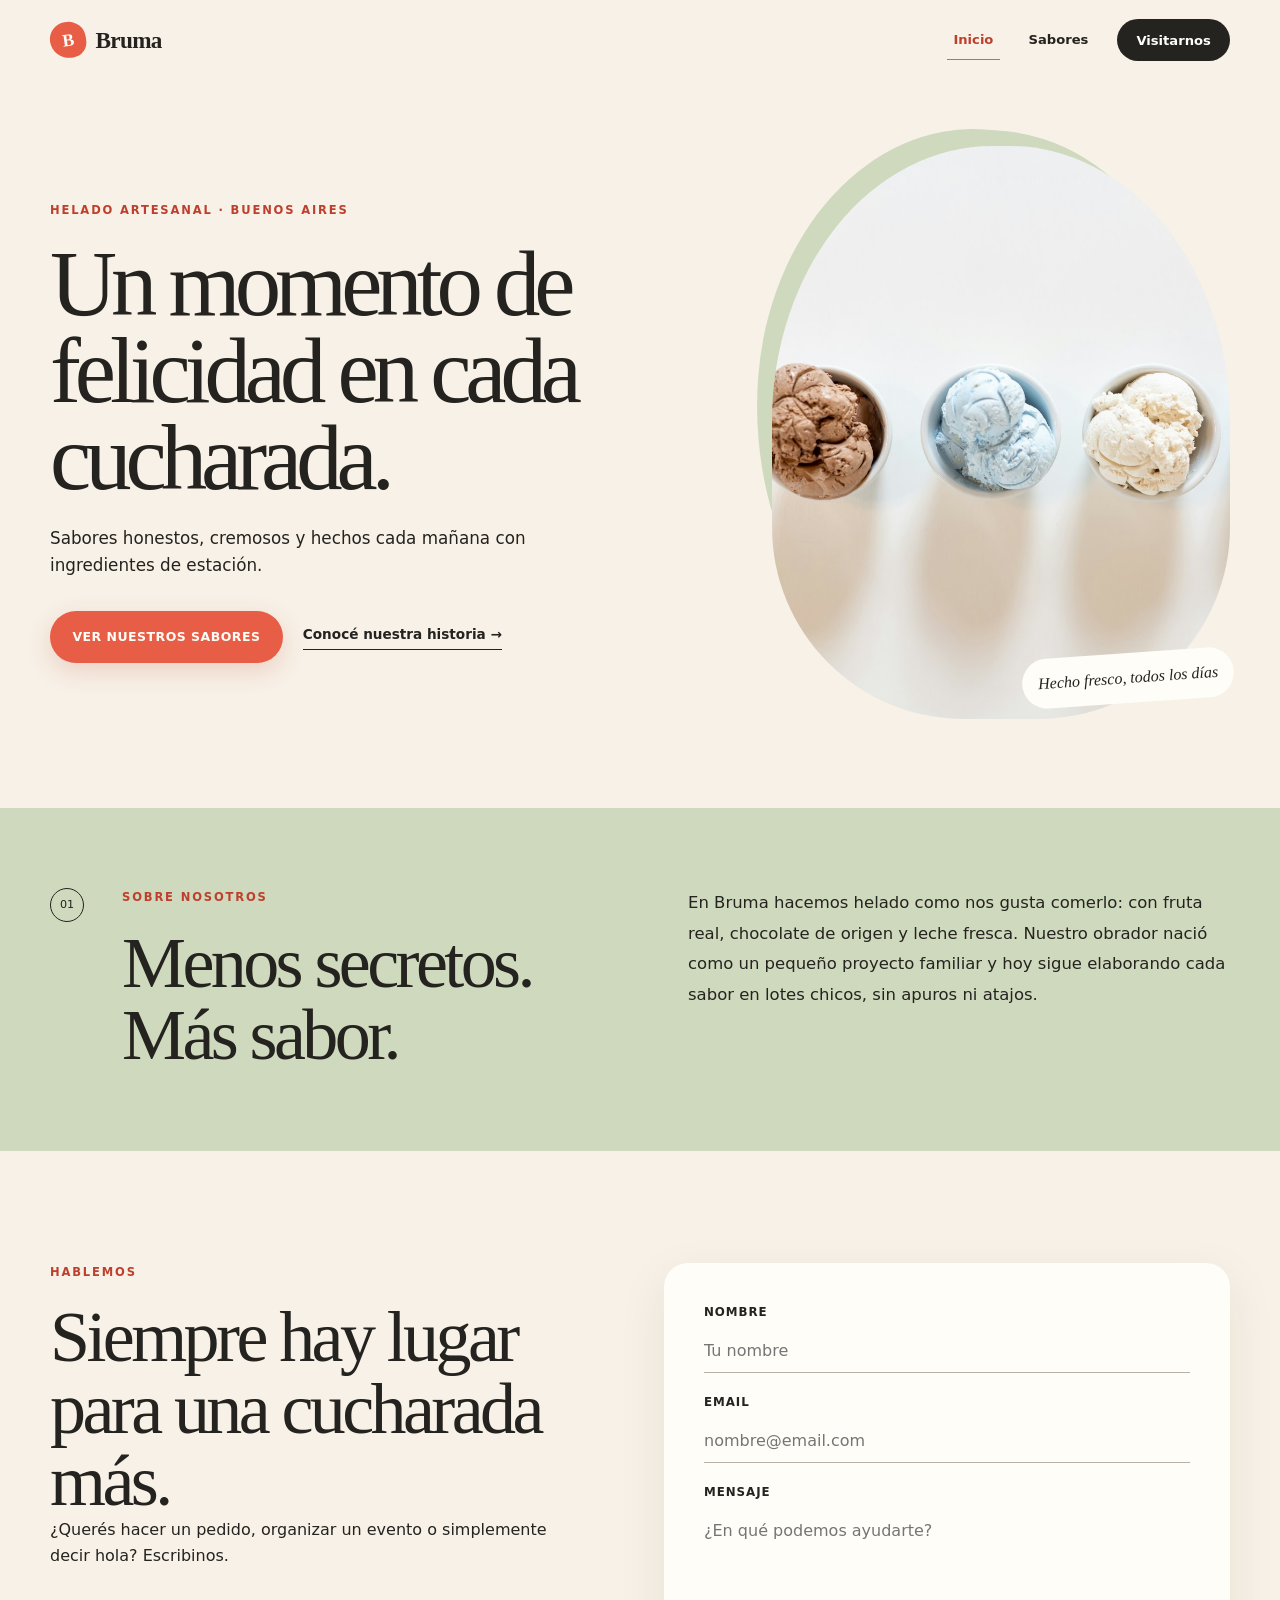
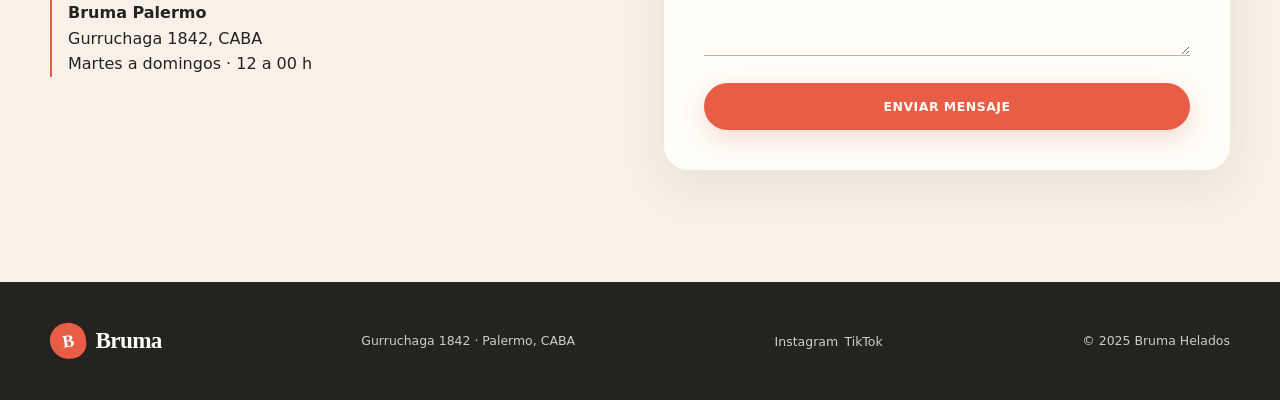
<file: index.html>
<!doctype html>
<html lang="es">
  <head>
    <meta charset="UTF-8" />
    <meta name="viewport" content="width=device-width, initial-scale=1.0" />
    <meta
      name="description"
      content="Bruma Helados: helado artesanal, ingredientes nobles y sabores hechos cada día en Buenos Aires."
    />
    <title>Bruma Helados | Heladería artesanal</title>
    <link rel="stylesheet" href="/styles.css" />
  </head>
  <body>
    <header class="site-header">
      <a class="brand" href="index.html" aria-label="Bruma Helados, inicio">
        <span class="brand-mark" aria-hidden="true">B</span>
        <span>Bruma</span>
      </a>

      <nav aria-label="Navegación principal">
        <ul>
          <li>
            <a class="active" href="index.html" aria-current="page">Inicio</a>
          </li>
          <li><a href="productos.html">Sabores</a></li>
          <li><a class="nav-button" href="#contacto">Visitarnos</a></li>
        </ul>
      </nav>
    </header>

    <main>
      <section class="hero" aria-labelledby="hero-title">
        <article class="hero-copy">
          <p class="eyebrow">Helado artesanal · Buenos Aires</p>
          <h1 id="hero-title">Un momento de felicidad en cada cucharada.</h1>
          <p class="hero-text">
            Sabores honestos, cremosos y hechos cada mañana con ingredientes de
            estación.
          </p>
          <p class="hero-actions">
            <a class="button button-primary" href="productos.html"
              >Ver nuestros sabores</a
            >
            <a class="text-link" href="#nosotros"
              >Conocé nuestra historia <span aria-hidden="true">→</span></a
            >
          </p>
        </article>

        <figure class="hero-visual">
          <img
            src="/images/hero-helados.jpg"
            alt="Cuencos con distintos sabores de helado artesanal"
          />
          <figcaption>Hecho fresco, todos los días</figcaption>
        </figure>
      </section>

      <section class="about" id="nosotros" aria-labelledby="about-title">
        <p class="section-number" aria-hidden="true">01</p>
        <article>
          <p class="eyebrow">Sobre nosotros</p>
          <h2 id="about-title">Menos secretos.<br />Más sabor.</h2>
        </article>
        <p class="about-copy">
          En Bruma hacemos helado como nos gusta comerlo: con fruta real,
          chocolate de origen y leche fresca. Nuestro obrador nació como un
          pequeño proyecto familiar y hoy sigue elaborando cada sabor en lotes
          chicos, sin apuros ni atajos.
        </p>
      </section>

      <section class="contact" id="contacto" aria-labelledby="contact-title">
        <article class="contact-intro">
          <p class="eyebrow">Hablemos</p>
          <h2 id="contact-title">Siempre hay lugar para una cucharada más.</h2>
          <p>
            ¿Querés hacer un pedido, organizar un evento o simplemente decir
            hola? Escribinos.
          </p>
          <address>
            <strong>Bruma Palermo</strong><br />
            Gurruchaga 1842, CABA<br />
            Martes a domingos · 12 a 00 h
          </address>
        </article>

        <form action="#" method="post">
          <p class="field">
            <label for="nombre">Nombre</label>
            <input
              id="nombre"
              name="nombre"
              type="text"
              placeholder="Tu nombre"
              required
            />
          </p>
          <p class="field">
            <label for="email">Email</label>
            <input
              id="email"
              name="email"
              type="email"
              placeholder="nombre@email.com"
              required
            />
          </p>
          <p class="field">
            <label for="mensaje">Mensaje</label>
            <textarea
              id="mensaje"
              name="mensaje"
              rows="5"
              placeholder="¿En qué podemos ayudarte?"
              required
            ></textarea>
          </p>
          <button class="button button-primary" type="submit">
            Enviar mensaje
          </button>
        </form>
      </section>
    </main>

    <footer>
      <a
        class="brand footer-brand"
        href="index.html"
        aria-label="Bruma Helados, inicio"
      >
        <span class="brand-mark" aria-hidden="true">B</span>
        <span>Bruma</span>
      </a>
      <address>Gurruchaga 1842 · Palermo, CABA</address>
      <ul class="social-links" aria-label="Redes sociales">
        <li><a href="#">Instagram</a></li>
        <li><a href="#">TikTok</a></li>
      </ul>
      <p>© 2025 Bruma Helados</p>
    </footer>
  </body>
</html>
</file>
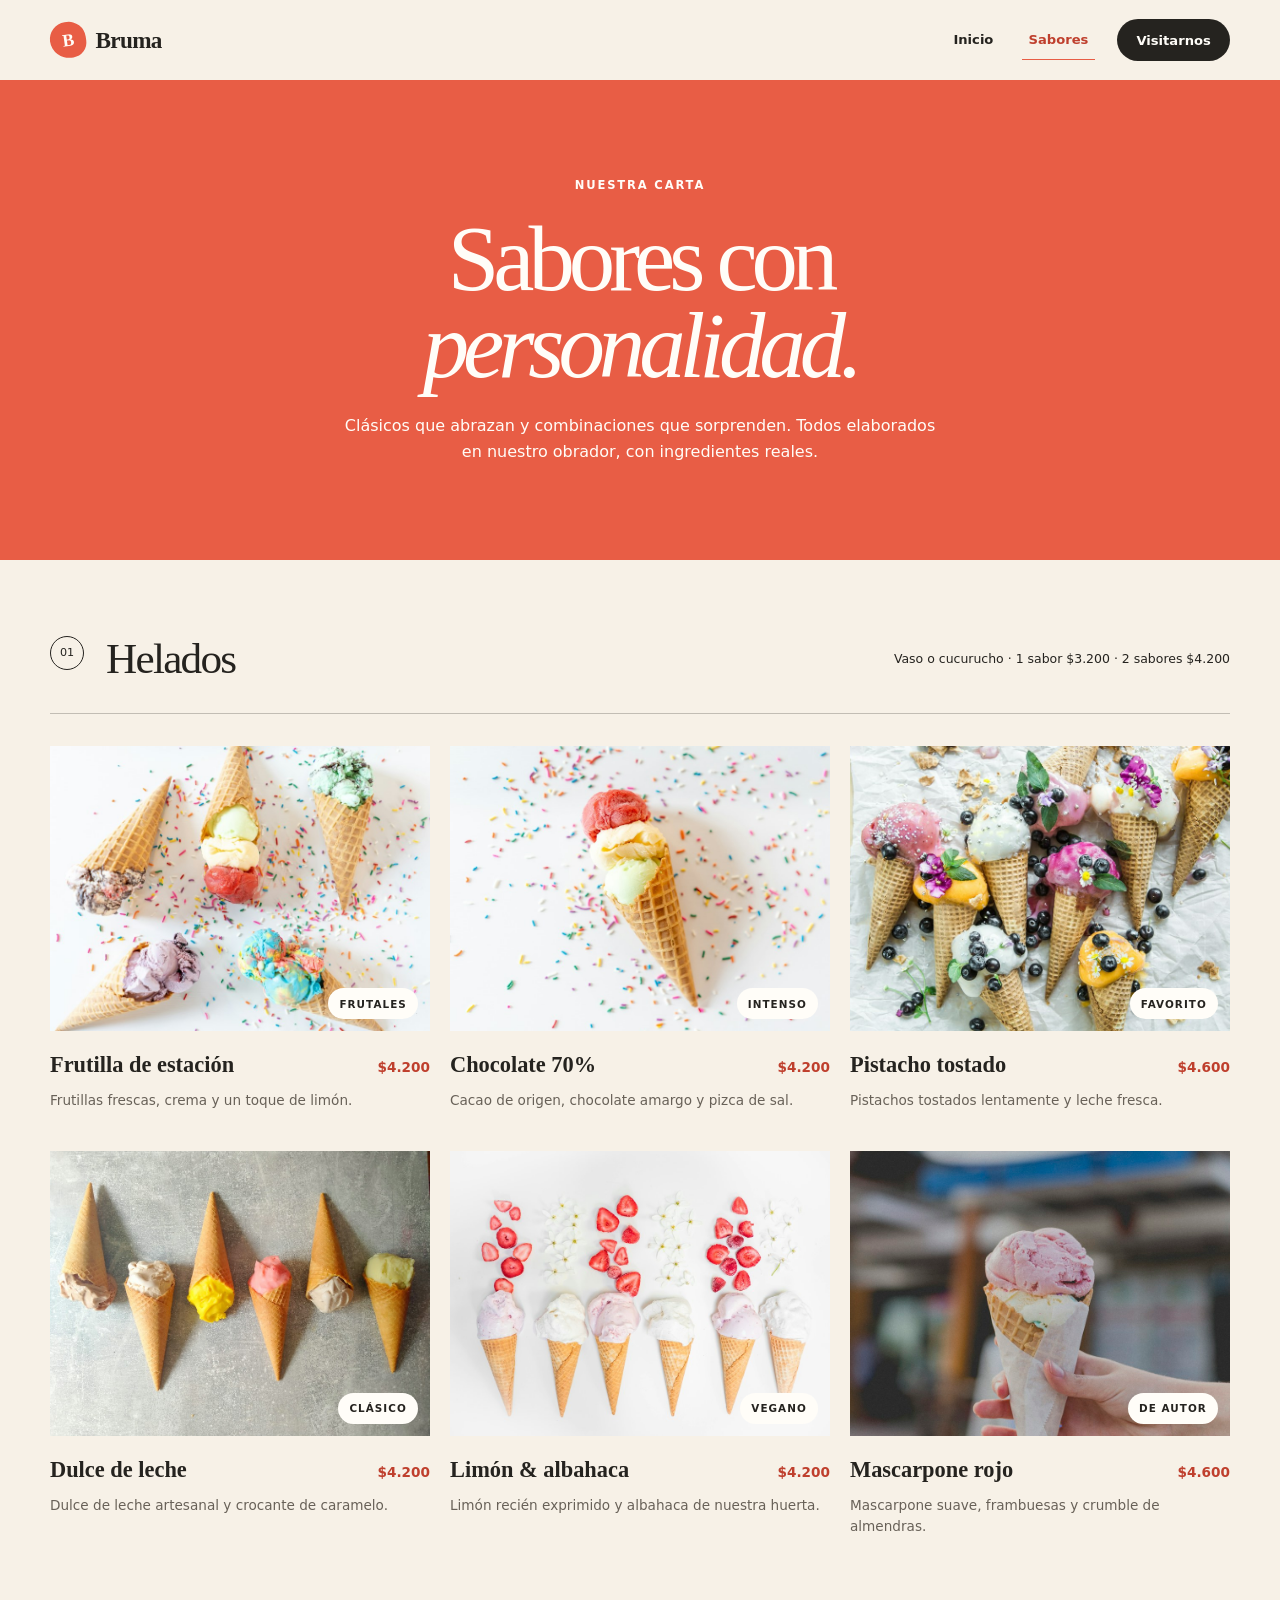
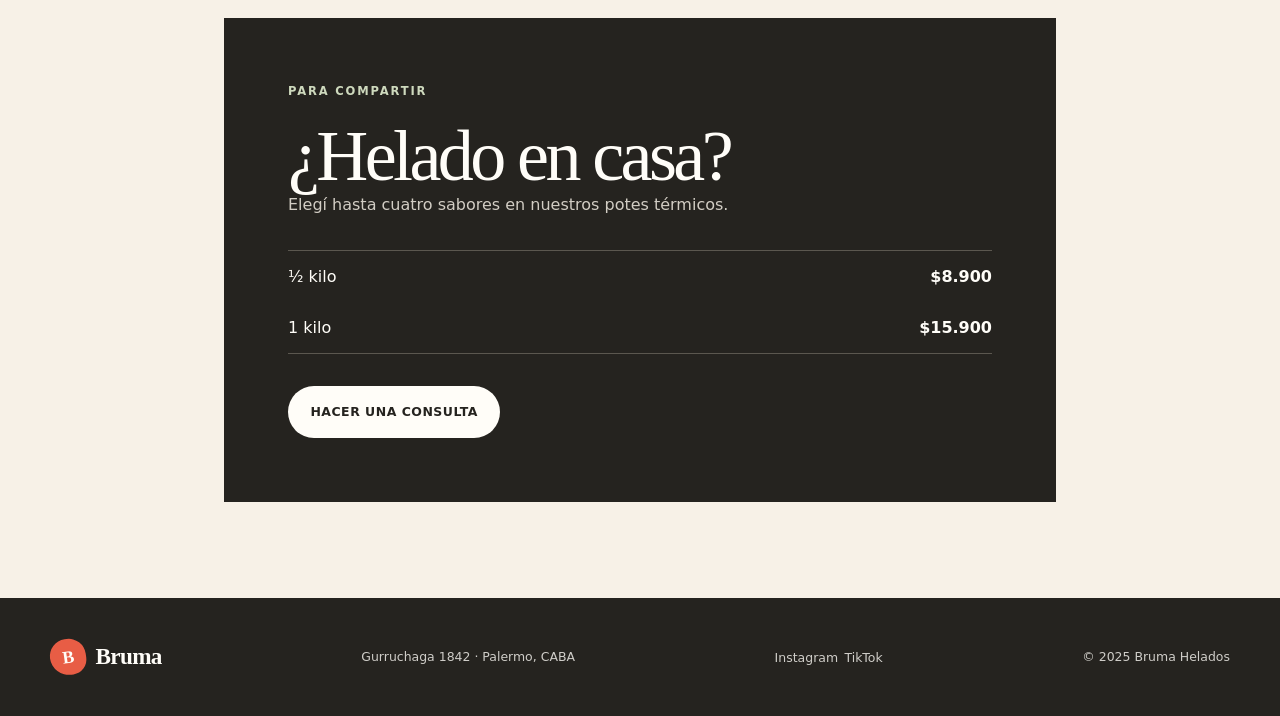
<file: productos.html>
<!doctype html>
<html lang="es">
  <head>
    <meta charset="UTF-8" />
    <meta name="viewport" content="width=device-width, initial-scale=1.0" />
    <meta
      name="description"
      content="Descubrí los sabores de helado artesanal de Bruma, elaborados con ingredientes de estación."
    />
    <title>Sabores | Bruma Helados</title>
    <link rel="stylesheet" href="/styles.css" />
  </head>
  <body>
    <header class="site-header">
      <a class="brand" href="./index.html" aria-label="Bruma Helados, inicio">
        <span class="brand-mark" aria-hidden="true">B</span>
        <span>Bruma</span>
      </a>

      <nav aria-label="Navegación principal">
        <ul>
          <li><a href="./index.html">Inicio</a></li>
          <li>
            <a class="active" href="productos.html" aria-current="page"
              >Sabores</a
            >
          </li>
          <li>
            <a class="nav-button" href="./index.html#contacto">Visitarnos</a>
          </li>
        </ul>
      </nav>
    </header>

    <main>
      <section class="products-hero" aria-labelledby="products-title">
        <p class="eyebrow">Nuestra carta</p>
        <h1 id="products-title">Sabores con<br /><em>personalidad.</em></h1>
        <p>
          Clásicos que abrazan y combinaciones que sorprenden. Todos elaborados
          en nuestro obrador, con ingredientes reales.
        </p>
      </section>

      <section class="menu" aria-labelledby="gelato-title">
        <header class="menu-heading">
          <p class="section-number" aria-hidden="true">01</p>
          <h2 id="gelato-title">Helados</h2>
          <p>Vaso o cucurucho · 1 sabor $3.200 · 2 sabores $4.200</p>
        </header>

        <section class="product-grid" aria-label="Sabores de helado">
          <article class="product-card">
            <figure>
              <img
                src="/images/frutilla.jpg"
                alt="Helado de frutilla en cucurucho"
              />
              <figcaption>Frutales</figcaption>
            </figure>
            <header>
              <h3>Frutilla de estación</h3>
              <p>$4.200</p>
            </header>
            <p>Frutillas frescas, crema y un toque de limón.</p>
          </article>

          <article class="product-card">
            <figure>
              <img
                src="/images/chocolate.jpg"
                alt="Bochas de helado de chocolate"
              />
              <figcaption>Intenso</figcaption>
            </figure>
            <header>
              <h3>Chocolate 70%</h3>
              <p>$4.200</p>
            </header>
            <p>Cacao de origen, chocolate amargo y pizca de sal.</p>
          </article>

          <article class="product-card">
            <figure>
              <img
                src="/images/pistacho.jpg"
                alt="Helado artesanal de pistacho en cucurucho"
              />
              <figcaption>Favorito</figcaption>
            </figure>
            <header>
              <h3>Pistacho tostado</h3>
              <p>$4.600</p>
            </header>
            <p>Pistachos tostados lentamente y leche fresca.</p>
          </article>

          <article class="product-card">
            <figure>
              <img
                src="/images/ddl.jpg"
                alt="Tres cucuruchos de helado cremoso"
              />
              <figcaption>Clásico</figcaption>
            </figure>
            <header>
              <h3>Dulce de leche</h3>
              <p>$4.200</p>
            </header>
            <p>Dulce de leche artesanal y crocante de caramelo.</p>
          </article>

          <article class="product-card">
            <figure>
              <img
                src="/images/limon.jpg"
                alt="Cucurucho con helado y una frutilla fresca"
              />
              <figcaption>Vegano</figcaption>
            </figure>
            <header>
              <h3>Limón & albahaca</h3>
              <p>$4.200</p>
            </header>
            <p>Limón recién exprimido y albahaca de nuestra huerta.</p>
          </article>

          <article class="product-card">
            <figure>
              <img
                src="/images/mascarpone.jpg"
                alt="Helado cremoso de frutos rojos"
              />
              <figcaption>De autor</figcaption>
            </figure>
            <header>
              <h3>Mascarpone rojo</h3>
              <p>$4.600</p>
            </header>
            <p>Mascarpone suave, frambuesas y crumble de almendras.</p>
          </article>
        </section>
      </section>

      <aside class="menu-note">
        <p class="eyebrow">Para compartir</p>
        <h2>¿Helado en casa?</h2>
        <p>Elegí hasta cuatro sabores en nuestros potes térmicos.</p>
        <ul>
          <li><span>½ kilo</span><strong>$8.900</strong></li>
          <li><span>1 kilo</span><strong>$15.900</strong></li>
        </ul>
        <a class="button button-light" href="index.html">Hacer una consulta</a>
      </aside>
    </main>

    <footer>
      <a
        class="brand footer-brand"
        href="index.html"
        aria-label="Bruma Helados, inicio"
      >
        <span class="brand-mark" aria-hidden="true">B</span>
        <span>Bruma</span>
      </a>
      <address>Gurruchaga 1842 · Palermo, CABA</address>
      <ul class="social-links" aria-label="Redes sociales">
        <li><a href="#">Instagram</a></li>
        <li><a href="#">TikTok</a></li>
      </ul>
      <p>© 2025 Bruma Helados</p>
    </footer>
  </body>
</html>
</file>
<file: styles.css>
:root {
  --color-primary: #e85d45;
  --color-primary-dark: #bf3f2d;
  --color-ink: #25231f;
  --color-cream: #f7f1e7;
  --color-sage: #ced9bd;
  --color-white: #fffdf8;
  --font-display: Georgia, "Times New Roman", serif;
  --font-body:
    Inter, ui-sans-serif, system-ui, -apple-system, BlinkMacSystemFont,
    "Segoe UI", sans-serif;
  --page-padding: 1.25rem;
  --max-width: 1180px;
}

html {
  scroll-behavior: smooth;
}

body {
  margin: 0;
  background: var(--color-cream);
  color: var(--color-ink);
  font-family: var(--font-body);
  line-height: 1.6;
}

img {
  display: block;
  max-width: 100%;
}

a {
  color: inherit;
  text-decoration: none;
}

.site-header {
  align-items: center;
  background: var(--color-cream);
  display: flex;
  justify-content: space-between;
  padding: 1rem var(--page-padding);
  position: relative;
  z-index: 2;
}

.brand {
  align-items: center;
  display: inline-flex;
  font-family: var(--font-display);
  font-size: 1.45rem;
  font-weight: 700;
  gap: 0.6rem;
  letter-spacing: -0.03em;
}

.brand-mark {
  align-items: center;
  background: var(--color-primary);
  border-radius: 50% 50% 44% 56%;
  color: var(--color-white);
  display: inline-flex;
  font-size: 1.1rem;
  height: 2.25rem;
  justify-content: center;
  transform: rotate(-8deg);
  width: 2.25rem;
}

.brand-mark::first-letter {
  display: inline-block;
  transform: rotate(8deg);
}

nav ul,
.social-links {
  align-items: center;
  display: flex;
  gap: 0.4rem;
  list-style: none;
  margin: 0;
  padding: 0;
}

nav a {
  border-bottom: 1px solid transparent;
  display: inline-block;
  font-size: 0.76rem;
  font-weight: 700;
  padding: 0.55rem 0.3rem;
  transition:
    border-color 180ms ease,
    color 180ms ease,
    transform 180ms ease;
}

nav a:hover,
nav a.active {
  border-color: var(--color-primary);
  color: var(--color-primary-dark);
}

nav a.nav-button {
  background: var(--color-ink);
  border: 0;
  border-radius: 999px;
  color: var(--color-white);
  padding: 0.65rem 0.85rem;
}

nav a.nav-button:hover {
  background: var(--color-primary);
  color: var(--color-white);
  transform: translateY(-2px);
}

.hero,
.about,
.contact,
.products-hero,
.menu,
.menu-note,
footer {
  padding-left: var(--page-padding);
  padding-right: var(--page-padding);
}

.hero {
  display: flex;
  flex-direction: column;
  gap: 2.5rem;
  overflow: hidden;
  padding-bottom: 4.5rem;
  padding-top: 3rem;
}

.hero-copy {
  margin: auto 0;
  max-width: 42rem;
}

.eyebrow {
  color: var(--color-primary-dark);
  font-size: 0.72rem;
  font-weight: 800;
  letter-spacing: 0.16em;
  margin: 0 0 1.25rem;
  text-transform: uppercase;
}

h1,
h2,
h3,
p {
  margin-top: 0;
}

h1,
h2,
h3 {
  font-family: var(--font-display);
}

h1 {
  font-size: clamp(3rem, 13vw, 5.8rem);
  font-weight: 500;
  letter-spacing: -0.065em;
  line-height: 0.94;
  margin-bottom: 1.5rem;
}

.hero-text {
  font-size: 1.05rem;
  max-width: 34rem;
}

.hero-actions {
  align-items: flex-start;
  display: flex;
  flex-direction: column;
  gap: 1.25rem;
  margin: 2rem 0 0;
}

.button {
  border: 0;
  border-radius: 999px;
  cursor: pointer;
  display: inline-block;
  font-family: var(--font-body);
  font-size: 0.78rem;
  font-weight: 800;
  letter-spacing: 0.04em;
  padding: 1rem 1.4rem;
  text-align: center;
  text-transform: uppercase;
  transition:
    background 180ms ease,
    color 180ms ease,
    transform 180ms ease,
    box-shadow 180ms ease;
}

.button-primary {
  background: var(--color-primary);
  color: var(--color-white);
  box-shadow: 0 8px 24px rgba(191, 63, 45, 0.18);
}

.button-primary:hover {
  background: var(--color-primary-dark);
  box-shadow: 0 12px 28px rgba(191, 63, 45, 0.28);
  transform: translateY(-3px);
}

.text-link {
  border-bottom: 1px solid var(--color-ink);
  font-size: 0.85rem;
  font-weight: 750;
  padding-bottom: 0.15rem;
  transition:
    border-color 180ms ease,
    color 180ms ease;
}

.text-link:hover {
  border-color: var(--color-primary);
  color: var(--color-primary);
}

.hero-visual {
  margin: 0;
  position: relative;
}

.hero-visual::before {
  background: var(--color-sage);
  border-radius: 48% 52% 44% 56%;
  content: "";
  inset: -1rem 1.5rem 1rem -1rem;
  position: absolute;
  transform: rotate(4deg);
}

.hero-visual img {
  aspect-ratio: 4 / 5;
  border-radius: 48% 48% 12rem 12rem;
  object-fit: cover;
  position: relative;
  width: 100%;
}

.hero-visual figcaption {
  background: var(--color-white);
  border-radius: 999px;
  bottom: 1rem;
  font-family: var(--font-display);
  font-style: italic;
  padding: 0.75rem 1rem;
  position: absolute;
  right: -0.25rem;
  transform: rotate(-4deg);
}

.about {
  background: var(--color-sage);
  display: grid;
  gap: 1.5rem;
  padding-bottom: 5rem;
  padding-top: 5rem;
}

.section-number {
  border: 1px solid currentColor;
  border-radius: 50%;
  font-size: 0.7rem;
  height: 2rem;
  line-height: 2rem;
  text-align: center;
  width: 2rem;
}

.about h2,
.contact h2,
.menu-note h2 {
  font-size: clamp(2.5rem, 10vw, 4.5rem);
  font-weight: 500;
  letter-spacing: -0.05em;
  line-height: 1;
  margin-bottom: 0;
}

.about-copy {
  font-size: 1.03rem;
  line-height: 1.85;
  margin-bottom: 0;
}

.contact {
  display: grid;
  gap: 3rem;
  padding-bottom: 5rem;
  padding-top: 5rem;
}

.contact-intro > p:not(.eyebrow) {
  max-width: 32rem;
}

address {
  font-style: normal;
}

.contact address {
  border-left: 2px solid var(--color-primary);
  margin-top: 2rem;
  padding-left: 1rem;
}

form {
  background: var(--color-white);
  border-radius: 1.5rem;
  box-shadow: 0 16px 50px rgba(37, 35, 31, 0.08);
  padding: 1.5rem;
}

.field {
  margin-bottom: 1.25rem;
}

label {
  display: block;
  font-size: 0.74rem;
  font-weight: 800;
  letter-spacing: 0.08em;
  margin-bottom: 0.45rem;
  text-transform: uppercase;
}

input,
textarea {
  background: transparent;
  border: 0;
  border-bottom: 1px solid #b8b1a7;
  border-radius: 0;
  box-sizing: border-box;
  color: var(--color-ink);
  font: inherit;
  padding: 0.55rem 0;
  resize: vertical;
  width: 100%;
}

input:focus,
textarea:focus {
  border-color: var(--color-primary);
  outline: 0;
}

form .button {
  width: 100%;
}

footer {
  align-items: flex-start;
  background: var(--color-ink);
  color: var(--color-white);
  display: flex;
  flex-direction: column;
  gap: 1.5rem;
  padding-bottom: 2.5rem;
  padding-top: 2.5rem;
}

.footer-brand .brand-mark {
  background: var(--color-primary);
}

footer address,
footer p,
footer a:not(.brand) {
  font-size: 0.78rem;
  margin-bottom: 0;
  opacity: 0.78;
}

footer a:hover {
  opacity: 1;
}

.products-hero {
  background: var(--color-primary);
  color: var(--color-white);
  padding-bottom: 4rem;
  padding-top: 4rem;
  text-align: center;
}

.products-hero .eyebrow {
  color: var(--color-white);
}

.products-hero h1 {
  margin-left: auto;
  margin-right: auto;
}

.products-hero h1 em {
  font-weight: 400;
}

.products-hero > p:last-child {
  margin: 0 auto;
  max-width: 38rem;
}

.menu {
  padding-bottom: 5rem;
  padding-top: 4rem;
}

.menu-heading {
  align-items: start;
  border-bottom: 1px solid rgba(37, 35, 31, 0.25);
  display: grid;
  gap: 0.5rem;
  margin-bottom: 2rem;
  padding-bottom: 1.25rem;
}

.menu-heading h2 {
  font-size: 2.7rem;
  font-weight: 500;
  letter-spacing: -0.04em;
  margin: 0;
}

.menu-heading > p:last-child {
  font-size: 0.78rem;
  margin-bottom: 0;
}

.product-grid {
  display: grid;
  gap: 2.5rem 1.25rem;
  grid-template-columns: 1fr;
}

.product-card {
  transition: transform 220ms ease;
}

.product-card:hover {
  transform: translateY(-6px);
}

.product-card figure {
  margin: 0 0 1rem;
  overflow: hidden;
  position: relative;
}

.product-card img {
  aspect-ratio: 4 / 3;
  object-fit: cover;
  transition: transform 400ms ease;
  width: 100%;
}

.product-card:hover img {
  transform: scale(1.035);
}

.product-card figcaption {
  background: var(--color-white);
  border-radius: 999px;
  bottom: 0.75rem;
  font-size: 0.65rem;
  font-weight: 800;
  letter-spacing: 0.1em;
  padding: 0.45rem 0.7rem;
  position: absolute;
  right: 0.75rem;
  text-transform: uppercase;
}

.product-card header {
  align-items: baseline;
  display: flex;
  gap: 1rem;
  justify-content: space-between;
}

.product-card h3 {
  font-size: 1.4rem;
  margin-bottom: 0.4rem;
}

.product-card header p {
  color: var(--color-primary-dark);
  font-size: 0.85rem;
  font-weight: 800;
  margin-bottom: 0;
}

.product-card > p {
  color: #686158;
  font-size: 0.85rem;
  margin-bottom: 0;
}

.menu-note {
  background: var(--color-ink);
  color: var(--color-white);
  padding-bottom: 4rem;
  padding-top: 4rem;
}

.menu-note .eyebrow {
  color: var(--color-sage);
}

.menu-note > p:not(.eyebrow) {
  color: #d2cdc4;
}

.menu-note ul {
  border-bottom: 1px solid #5b574f;
  border-top: 1px solid #5b574f;
  list-style: none;
  margin: 2rem 0;
  padding: 0;
}

.menu-note li {
  display: flex;
  justify-content: space-between;
  padding: 0.8rem 0;
}

.button-light {
  background: var(--color-white);
  color: var(--color-ink);
}

.button-light:hover {
  background: var(--color-sage);
  transform: translateY(-3px);
}

@media (min-width: 720px) {
  :root {
    --page-padding: 3rem;
  }

  .site-header {
    padding-bottom: 1.2rem;
    padding-top: 1.2rem;
  }

  nav ul {
    gap: 1.4rem;
  }

  nav a {
    font-size: 0.82rem;
    padding-left: 0.4rem;
    padding-right: 0.4rem;
  }

  nav a.nav-button {
    padding-left: 1.2rem;
    padding-right: 1.2rem;
  }

  .hero {
    align-items: center;
    display: grid;
    grid-template-columns: minmax(0, 1.05fr) minmax(20rem, 0.75fr);
    min-height: 38rem;
  }

  .hero-actions {
    align-items: center;
    flex-direction: row;
  }

  .about {
    align-items: start;
    grid-template-columns: 3rem 1fr 1fr;
  }

  .contact {
    grid-template-columns: 1fr 1fr;
    padding-bottom: 7rem;
    padding-top: 7rem;
  }

  form {
    padding: 2.5rem;
  }

  footer {
    align-items: center;
    flex-direction: row;
    justify-content: space-between;
  }

  .products-hero {
    padding-bottom: 6rem;
    padding-top: 6rem;
  }

  .menu-heading {
    align-items: center;
    grid-template-columns: 3rem 1fr auto;
  }

  .product-grid {
    grid-template-columns: repeat(2, 1fr);
  }

  .menu-note {
    margin: 0 auto 6rem;
    max-width: 44rem;
    padding-left: 4rem;
    padding-right: 4rem;
  }
}

@media (min-width: 1080px) {
  :root {
    --page-padding: max(3rem, calc((100vw - var(--max-width)) / 2));
  }

  .hero {
    gap: 5rem;
  }

  .product-grid {
    grid-template-columns: repeat(3, 1fr);
  }
}
</file>
